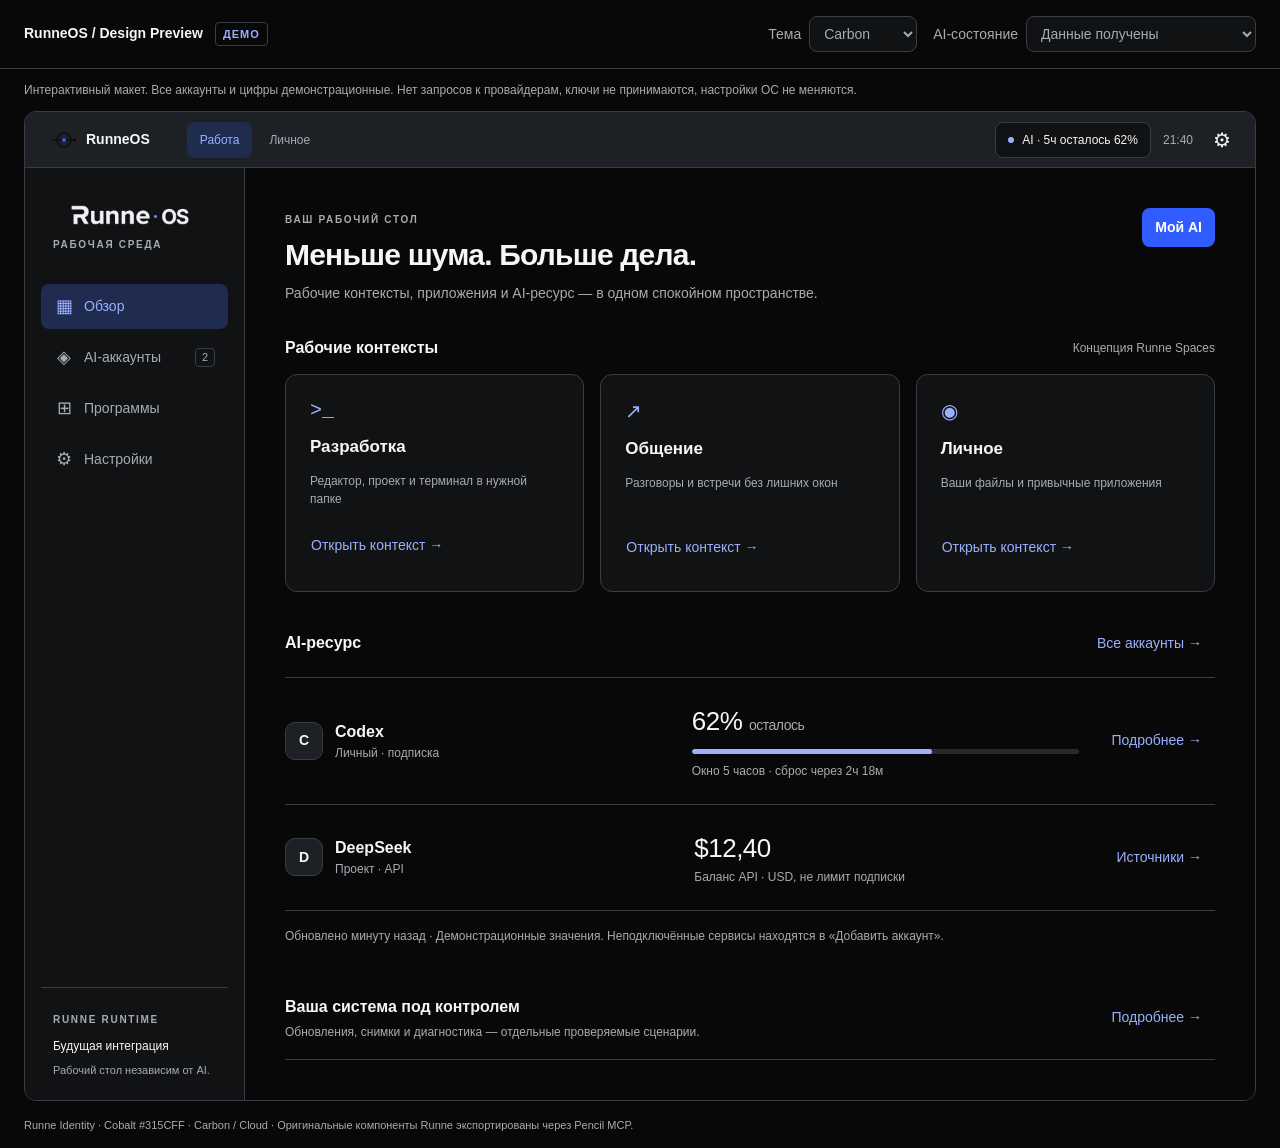
<file: design/runneos/index.html>
<!doctype html>
<html lang="ru" data-theme="carbon">
<head>
  <meta charset="utf-8"><meta name="viewport" content="width=device-width, initial-scale=1">
  <meta http-equiv="Content-Security-Policy" content="default-src 'self'; script-src 'self'; style-src 'self' 'unsafe-inline'; img-src 'self' data:; connect-src 'none'; object-src 'none'; base-uri 'none'; form-action 'none'">
  <title>RunneOS — Carbon / Cloud · дизайн-прототип</title>
  <link rel="stylesheet" href="tokens.css"><link rel="stylesheet" href="preview.css">
  <script src="preview.js" defer></script>
</head>
<body>
  <header class="review-toolbar">
    <div><strong>RunneOS / Design Preview</strong><span class="demo-tag">ДЕМО</span></div>
    <div class="review-controls">
      <label>Тема <select id="theme"><option value="carbon">Carbon</option><option value="cloud">Cloud</option></select></label>
      <label>AI-состояние <select id="scenario"><option value="ready">Данные получены</option><option value="stale">Нет сети · старые данные</option><option value="auth">Нужен вход</option><option value="low">Мало ресурса</option><option value="empty">Нет подключений</option><option value="loading">Первое обновление</option><option value="unknown">Квота неизвестна</option><option value="zero">Баланс равен нулю</option></select></label>
    </div>
  </header>
  <p class="review-note">Интерактивный макет. Все аккаунты и цифры демонстрационные. Нет запросов к провайдерам, ключи не принимаются, настройки ОС не меняются.</p>
  <div class="desktop-shell">
    <div class="system-bar">
      <button class="brand-button" id="home" aria-label="Обзор RunneOS"><img class="route-mark carbon-only" src="brand/launcher-carbon.png" alt=""><img class="route-mark cloud-only" src="brand/launcher-cloud.png" alt=""><strong>RunneOS</strong></button>
      <span class="workspace-tabs" aria-label="Рабочие контексты"><button class="workspace active" data-space="Работа">Работа</button><button class="workspace" data-space="Личное">Личное</button></span>
      <span class="bar-spacer"></span>
      <button id="ai-toggle" class="ai-pill" aria-haspopup="dialog" aria-expanded="false"><span class="dot"></span><span id="bar-summary">AI · 5ч осталось 62%</span></button>
      <span class="clock">21:40</span>
      <button id="settings-shortcut" class="icon-button" aria-label="Настройки">⚙</button>
    </div>
    <div class="window-shell">
      <aside class="sidebar">
        <div class="brand"><img class="brand-wordmark carbon-only" src="brand/wordmark-carbon.png" alt="Runne"><img class="brand-wordmark cloud-only" src="brand/wordmark-cloud.png" alt="Runne"><span class="eyebrow">РАБОЧАЯ СРЕДА</span></div>
        <nav aria-label="Разделы макета">
          <button data-view="overview" class="nav-item active"><span aria-hidden="true">▦</span> Обзор</button>
          <button data-view="accounts" class="nav-item"><span aria-hidden="true">◈</span> AI-аккаунты <span class="count" id="account-count">2</span></button>
          <button data-view="programs" class="nav-item"><span aria-hidden="true">⊞</span> Программы</button>
          <button data-view="settings" class="nav-item"><span aria-hidden="true">⚙</span> Настройки</button>
        </nav>
        <div class="sidebar-bottom"><span class="eyebrow">RUNNE RUNTIME</span><p>Будущая интеграция</p><small>Рабочий стол независим от AI.</small></div>
      </aside>
      <main id="main" tabindex="-1"></main>
    </div>
    <dialog id="ai-popup" aria-labelledby="popup-title">
      <div class="popup-heading"><div><span class="eyebrow">БЫСТРЫЙ ОБЗОР</span><h2 id="popup-title">Ваш AI-ресурс</h2></div><button id="popup-close" class="icon-button" aria-label="Закрыть AI-обзор">×</button></div>
      <div id="popup-body"></div>
      <div class="popup-footer"><button id="popup-details" class="quiet-button">Все аккаунты →</button><span class="demo-tag">ДЕМО-ДАННЫЕ</span></div>
    </dialog>
    <dialog id="connect-dialog" aria-labelledby="connect-title">
      <div class="popup-heading"><h2 id="connect-title">Добавить аккаунт</h2><button id="connect-close" class="icon-button" aria-label="Закрыть подключение">×</button></div>
      <p class="muted">Выберите продукт — не только название компании. В рабочей версии мастер покажет доступные метрики и нужные разрешения.</p>
      <label class="field-label">Продукт<select id="product"><option>Codex · подписка</option><option>Claude · подписка</option><option>DeepSeek · API</option><option>OpenRouter · бюджет ключа</option><option>Kimi Code · подписка</option><option>Moonshot · API</option></select></label>
      <div class="callout"><strong>Безопасное подключение</strong><p>Ключ хранится в GNOME Keyring. В конфигурации — только ссылка. OAuth другого приложения не превращается в API-ключ.</p></div>
      <p class="muted">Этот макет не принимает секреты и не подключает аккаунты. Форму ввода ключа намеренно не показываем.</p>
      <button id="connect-done" class="primary">Понятно</button>
    </dialog>
  </div>
  <footer class="review-footer">Runne Identity · Cobalt #315CFF · Carbon / Cloud · Оригинальные компоненты Runne экспортированы через Pencil MCP.</footer>
</body>
</html>
</file>
<file: design/runneos/tokens.css>
:root[data-theme="carbon"] {
  --background: #080808;
  --surface: #111214;
  --raised: #1D2025;
  --highest: #272A2F;
  --text: #F5F6F7;
  --muted: #A7ABB2;
  --border: #3A3D43;
  --accent: #315CFF;
  --accent-text: #FFFFFF;
  --link: #9BB0FF;
  --focus: #9BB0FF;
  --selected: #202B50;
  --error: #FF9D95;
  --warning: #F3C66B;
  --success: #75D7A3;
  color-scheme: dark;
}
:root[data-theme="cloud"] {
  --background: #E7EAEE;
  --surface: #F5F6F7;
  --raised: #FFFFFF;
  --highest: #ECEFF2;
  --text: #17191D;
  --muted: #535D6B;
  --border: #B7BEC9;
  --accent: #315CFF;
  --accent-text: #FFFFFF;
  --link: #244ACD;
  --focus: #244ACD;
  --selected: #E0E7FF;
  --error: #A82A24;
  --warning: #805300;
  --success: #146D43;
  color-scheme: light;
}
</file>
<file: design/runneos/preview.css>
* { box-sizing: border-box; }
body { margin: 0; background: var(--background); color: var(--text); font: 14px/1.5 Inter, "Noto Sans", sans-serif; }
button, select { font: inherit; color: inherit; }
button { cursor: pointer; border: 1px solid transparent; background: none; border-radius: 8px; padding: 8px 12px; }
button:hover { background: var(--highest); }
button:focus-visible, select:focus-visible, main:focus-visible { outline: 2px solid var(--focus); outline-offset: 3px; }
button:disabled { cursor: default; opacity: .65; }
select { background: var(--surface); border: 1px solid var(--border); border-radius: 8px; padding: 8px 30px 8px 10px; }
h1, h2, h3, p { margin: 0; }
h1 { font-size: 30px; line-height: 1.2; letter-spacing: -.8px; font-weight: 650; }
h2 { font-size: 22px; line-height: 1.25; letter-spacing: -.4px; }
h3 { font-size: 16px; font-weight: 600; }
.muted, small { color: var(--muted); }
.review-toolbar { display: flex; justify-content: space-between; gap: 16px; align-items: center; padding: 16px 24px; border-bottom: 1px solid var(--border); }
.review-toolbar strong { margin-right: 12px; }
.review-controls { display: flex; align-items: center; gap: 16px; }
.review-controls label { display: flex; align-items: center; gap: 8px; color: var(--muted); }
.demo-tag { display: inline-block; color: var(--link); border: 1px solid var(--border); padding: 3px 7px; border-radius: 4px; font-size: 11px; font-weight: 600; letter-spacing: 1px; white-space: nowrap; }
.review-note { padding: 12px 24px; font-size: 12px; color: var(--muted); }
.desktop-shell { margin: 0 24px; border: 1px solid var(--border); border-radius: 12px; overflow: clip; background: var(--surface); }
.system-bar { display: flex; align-items: center; gap: 12px; min-height: 56px; padding: 6px 16px; background: var(--raised); border-bottom: 1px solid var(--border); }
.brand-button { display: flex; align-items: center; gap: 8px; padding: 4px 8px; }
.route-mark { width: 28px; height: 28px; object-fit: contain; }
.route-mark circle { fill: var(--accent); stroke: none; }
.workspace-tabs { display: flex; gap: 4px; margin-left: 16px; }
.workspace { font-size: 12px; color: var(--muted); }
.workspace.active { background: var(--selected); color: var(--link); }
.bar-spacer { flex: 1; }
.ai-pill { display: flex; align-items: center; gap: 8px; border: 1px solid var(--border); background: var(--surface); font-size: 12px; }
.dot { width: 6px; height: 6px; border-radius: 50%; background: var(--link); }
.clock { color: var(--muted); font-size: 12px; font-variant-numeric: tabular-nums; }
.icon-button { width: 34px; height: 34px; padding: 0; font-size: 20px; }
.window-shell { display: grid; grid-template-columns: 220px minmax(0,1fr); min-height: 690px; }
.sidebar { min-width: 0; background: var(--surface); border-right: 1px solid var(--border); padding: 28px 16px 20px; display: flex; flex-direction: column; }
.brand { padding: 0 12px 32px; display: grid; gap: 4px; }
.brand-word { font-size: 28px; font-weight: 650; letter-spacing: -1px; }
.brand-dot { color: var(--text); }
.brand-wordmark { width: 154px; height: 37px; object-fit: contain; }
:root[data-theme="carbon"] .cloud-only,:root[data-theme="cloud"] .carbon-only { display: none; }
.eyebrow { color: var(--muted); font-size: 10px; letter-spacing: 1.7px; font-weight: 600; }
nav { display: grid; gap: 6px; }
.nav-item { display: flex; align-items: center; gap: 10px; text-align: left; color: var(--muted); }
.nav-item.active { background: var(--selected); color: var(--link); }
.nav-item > span:first-child { font-size: 18px; width: 20px; text-align: center; }
.count { margin-left: auto; font-size: 11px; border: 1px solid var(--border); padding: 0 6px; border-radius: 4px; }
.sidebar-bottom { margin-top: auto; padding: 20px 12px 0; border-top: 1px solid var(--border); }
.sidebar-bottom p { margin: 8px 0 4px; font-size: 12px; }
.sidebar-bottom small { font-size: 11px; }
main { padding: 40px; background: var(--background); min-width: 0; }
.page-heading { display: flex; justify-content: space-between; align-items: start; gap: 20px; margin-bottom: 32px; }
.page-heading p { color: var(--muted); margin-top: 10px; max-width: 580px; }
.primary { background: var(--accent); color: var(--accent-text); font-weight: 550; }
.primary:hover { background: var(--accent); box-shadow: 0 0 0 2px var(--focus); }
.quiet-button { color: var(--link); }
.section-head { display: flex; justify-content: space-between; align-items: center; margin-bottom: 14px; }
.section-head small { font-size: 12px; }
.grid { display: grid; grid-template-columns: repeat(3,minmax(0,1fr)); gap: 16px; }
.space-card, .program-card, .metric-card { background: var(--surface); border: 1px solid var(--border); border-radius: 12px; padding: 24px; }
.space-card { display: flex; flex-direction: column; gap: 12px; }
.space-card strong { font-size: 17px; }
.space-card p { color: var(--muted); min-height: 42px; font-size: 12px; }
.space-card button { align-self: start; padding-left: 0; }
.space-icon { font: 20px "JetBrains Mono", monospace; color: var(--link); }
.section { margin-top: 32px; }
.activity-row, .setting-row { display: flex; align-items: center; justify-content: space-between; padding: 18px 0; gap: 16px; border-bottom: 1px solid var(--border); }
.activity-row p, .setting-row p { color: var(--muted); font-size: 12px; margin-top: 4px; }
.status { font-size: 11px; color: var(--success); background: var(--surface); padding: 4px 8px; border-radius: 4px; white-space: nowrap; }
.status.warning { color: var(--warning); }
.status.error { color: var(--error); }
.account-list { border-top: 1px solid var(--border); }
.account-row { display: grid; grid-template-columns: minmax(170px,1fr) minmax(170px,1fr) auto; align-items: center; gap: 20px; padding: 24px 0; border-bottom: 1px solid var(--border); }
.account-identity { display: flex; align-items: center; gap: 12px; }
.provider-glyph { width: 38px; height: 38px; display: grid; place-items: center; background: var(--raised); border: 1px solid var(--border); border-radius: 10px; color: var(--text); font-weight: 600; }
.account-identity p { color: var(--muted); font-size: 12px; }
.metric-value { font-size: 26px; letter-spacing: -.5px; font-variant-numeric: tabular-nums; }
.metric-caption { color: var(--muted); font-size: 12px; }
.meter { height: 5px; background: var(--highest); border-radius: 4px; margin: 8px 0; overflow: hidden; }
.meter-fill { height: 100%; background: var(--link); border-radius: inherit; }
.meter-fill.low { background: var(--error); }
.callout { background: var(--surface); border: 1px solid var(--border); border-radius: 8px; padding: 16px; margin: 20px 0; }
.callout p { color: var(--muted); font-size: 12px; margin-top: 6px; }
.callout.warning { border-color: var(--warning); }
.callout.error { border-color: var(--error); }
.detail-grid { display: grid; grid-template-columns: repeat(3,minmax(0,1fr)); gap: 16px; }
.metric-card .eyebrow { display: block; margin-bottom: 12px; }
.metric-card small { display: block; margin-top: 8px; font-size: 11px; }
.table-scroll { overflow: auto; }
table { width: 100%; border-collapse: collapse; text-align: left; margin-top: 16px; }
th { color: var(--muted); font-size: 11px; font-weight: 500; letter-spacing: .5px; }
td, th { padding: 14px 12px; border-bottom: 1px solid var(--border); }
td:not(:first-child) { font-variant-numeric: tabular-nums; }
.empty-state { text-align: center; padding: 60px 20px; }
.empty-state h2 { margin: 16px 0 12px; }
.empty-state p { color: var(--muted); max-width: 410px; margin: 0 auto 20px; }
.empty-symbol { font-size: 36px; color: var(--link); }
.program-card { display: flex; flex-direction: column; gap: 12px; }
.program-card p { font-size: 12px; color: var(--muted); }
.program-icon { width: 42px; height: 42px; border-radius: 10px; background: var(--selected); color: var(--link); display: grid; place-items: center; font-size: 23px; }
dialog { color: var(--text); background: var(--surface); border: 1px solid var(--border); border-radius: 12px; padding: 24px; width: min(480px,calc(100vw - 32px)); max-height: calc(100vh - 40px); overflow: auto; box-shadow: 0 16px 60px #0005; }
dialog::backdrop { background: #0007; }
.popup-heading { display: flex; align-items: start; justify-content: space-between; gap: 16px; margin-bottom: 24px; }
.popup-heading h2 { margin-top: 4px; }
.popup-account { padding: 20px 0; border-bottom: 1px solid var(--border); }
.popup-account:first-child { padding-top: 0; }
.popup-account .metric-value { margin-top: 18px; font-size: 30px; }
.popup-account .metric-caption { margin-top: 4px; }
.popup-footer { display: flex; align-items: center; justify-content: space-between; gap: 12px; margin-top: 20px; }
.field-label { display: grid; gap: 8px; margin: 20px 0; color: var(--muted); }
.review-footer { padding: 16px 24px; color: var(--muted); font-size: 11px; }
.toast { position: fixed; bottom: 24px; left: 50%; transform: translateX(-50%); max-width: calc(100vw - 32px); background: var(--raised); border: 1px solid var(--border); padding: 12px 20px; border-radius: 8px; color: var(--text); z-index: 10; }
@media (max-width: 1100px) { main { padding: 28px; } .grid { grid-template-columns: repeat(2,minmax(0,1fr)); } .account-row { grid-template-columns: minmax(150px,1fr) minmax(140px,1fr); } .account-row > button { grid-column: 2; justify-self: start; } }
@media (max-width: 760px) { .review-toolbar { flex-wrap: wrap; padding: 16px; } .review-controls { flex-wrap: wrap; gap: 8px; } .review-note { padding: 12px 16px; } .desktop-shell { margin: 0 12px; } .window-shell { grid-template-columns: 1fr; } .sidebar { padding: 12px; border-right: 0; border-bottom: 1px solid var(--border); } .brand, .sidebar-bottom { display: none; } nav { display: flex; overflow-x: auto; } .nav-item { white-space: nowrap; font-size: 12px; padding: 10px; } .nav-item > span:first-child, .count { display: none; } main { padding: 24px 16px; } .workspace-tabs, .clock { display: none; } .system-bar { gap: 6px; padding: 8px; } .brand-button strong { font-size: 12px; } .ai-pill { font-size: 10px; padding: 8px; } .grid, .detail-grid { grid-template-columns: 1fr; } .page-heading { flex-direction: column; } h1 { font-size: 26px; } .account-row { grid-template-columns: 1fr; gap: 14px; } .account-row > button { grid-column: auto; } .review-footer { padding: 16px; } }
@media (prefers-reduced-motion: reduce) { *, *::before, *::after { animation: none !important; transition: none !important; scroll-behavior: auto !important; } }
@media (max-width: 760px) { nav { display: grid; grid-template-columns: repeat(2,minmax(0,1fr)); overflow: visible; } .nav-item { width: 100%; } }
</file>
